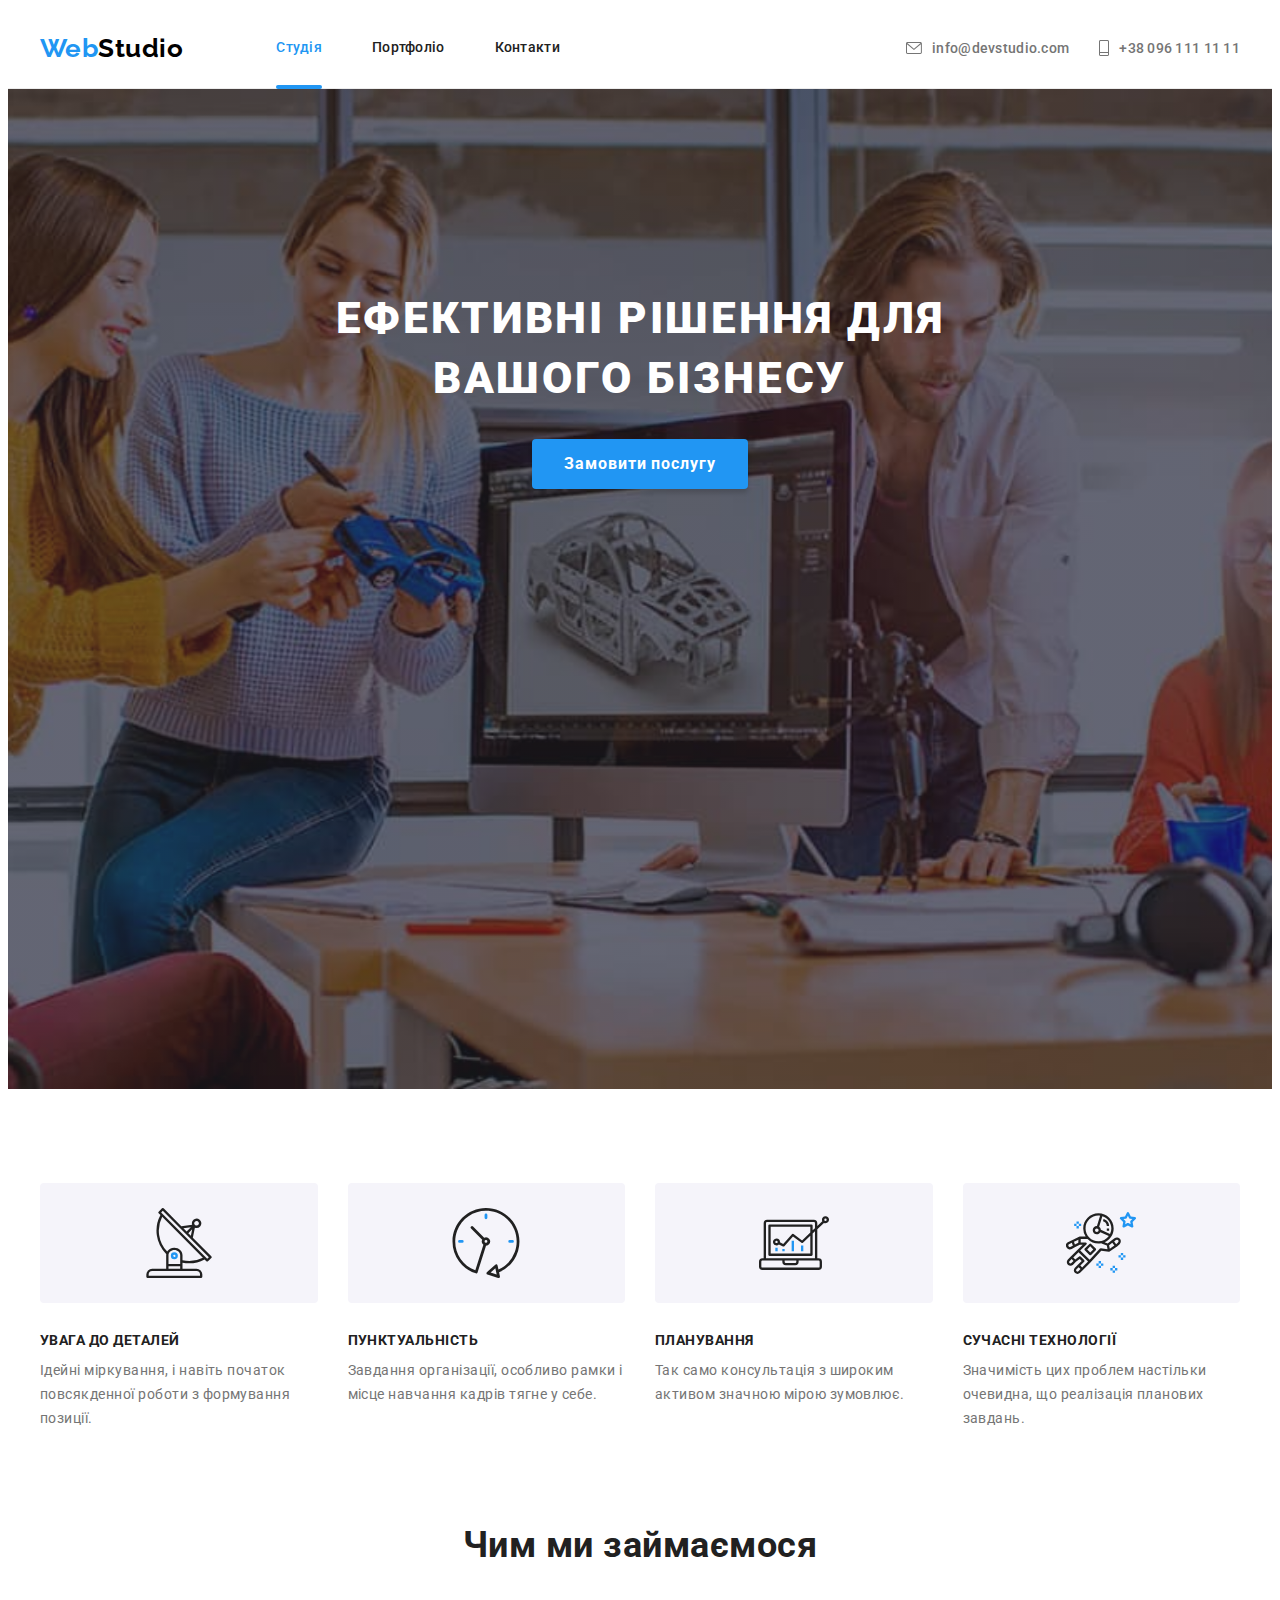
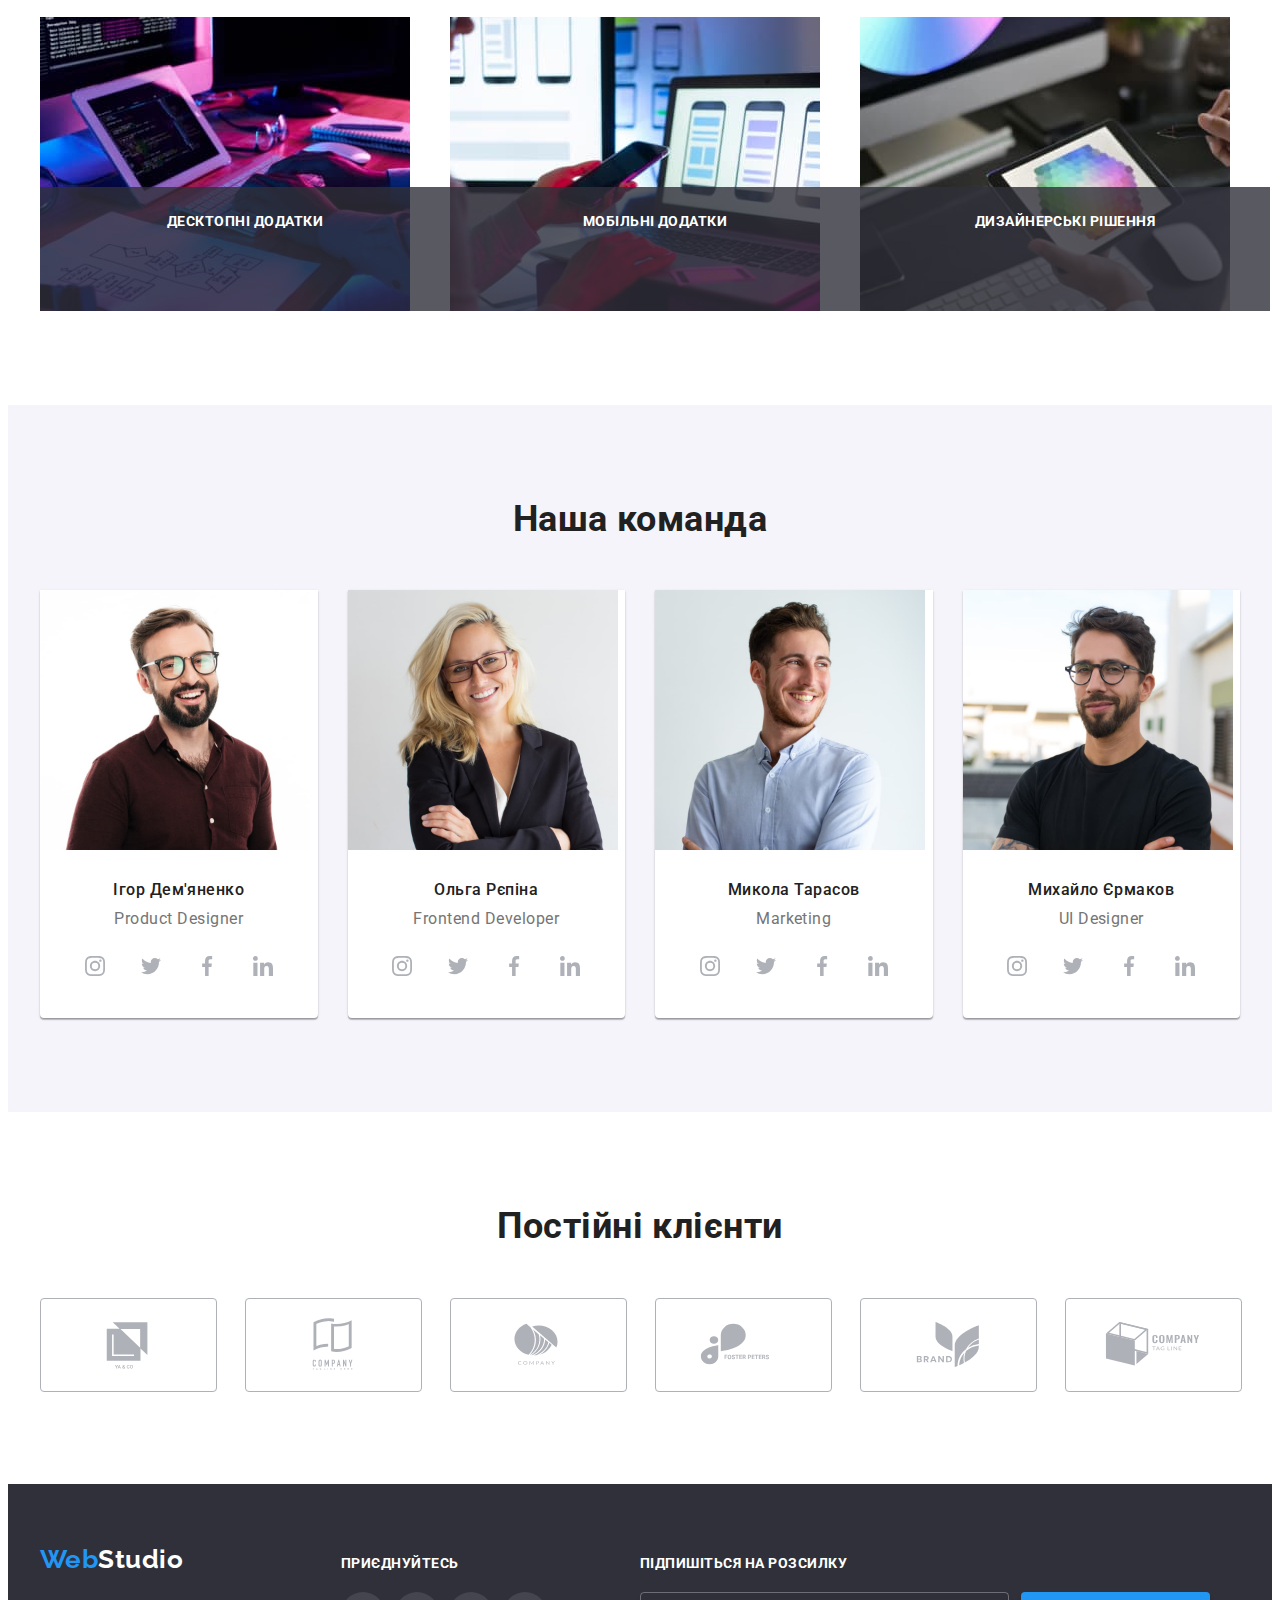
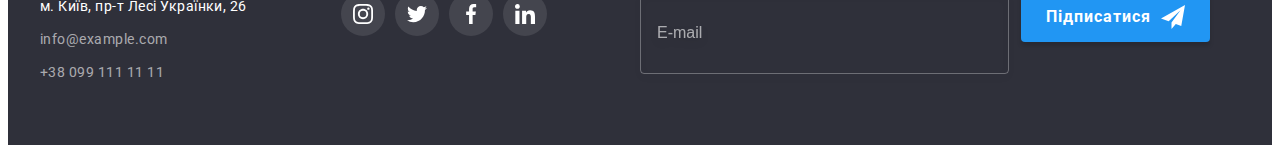
<file: index.html>
<!DOCTYPE html>
<html lang="uk">
  <head>
    <meta charset="UTF-8" />
    <meta http-equiv="X-UA-Compatible" content="IE=edge" />
    <meta name="viewport" content="width=device-width, initial-scale=1.0" />
    <title>Студія</title>
    <link rel="preconnect" href="https://fonts.googleapis.com" />
    <link rel="preconnect" href="https://fonts.gstatic.com" crossorigin />
    <link
      href="https://fonts.googleapis.com/css2?family=Raleway:wght@700&family=Roboto:wght@400;500;700;900&display=swap"
      rel="stylesheet"
    />
    <link
      rel="stylesheet"
      href="https://cdnjs.cloudflare.com/ajax/libs/modern-normalize/1.1.0/modern-normalize.min.css"
      integrity="sha512-wpPYUAdjBVSE4KJnH1VR1HeZfpl1ub8YT/NKx4PuQ5NmX2tKuGu6U/JRp5y+Y8XG2tV+wKQpNHVUX03MfMFn9Q=="
      crossorigin="anonymous"
      referrerpolicy="no-referrer"
    />
    <!-- <link rel="stylesheet" href="./css/styles.css" /> -->
    <link rel="stylesheet" href="./css/main.min.css">
  </head>
  <body>
    <header class="header">
      <div class="container header-box">
        <nav class="nav">
          <a class="logo" href="./index.html"
            >Web<span class="header-logo">Studio</span></a
          >
          <ul class="header-nav-list list">
            <li>
              <a class="header-nav link current" href="./index.html">Студія</a>
            </li>
            <li>
              <a class="header-nav link" href="./portfolio.html">Портфоліо</a>
            </li>
            <li><a class="header-nav link" href="">Контакти</a></li>
          </ul>
        </nav>
        <ul class="header-link-list list">
          <li class="header-link-item">
            <a class="header-link link" href="mailto:info@devstudio.com"
              ><svg class="header-link-icon" width="16" height="12">
                <use href="./images/icons.svg#icon-mail"></use>
              </svg>info@devstudio.com
            </a>
          </li>
          <li class="header-link-item">
            <a class="header-link link" href="tel:+380961111111"
              ><svg class="header-link-icon" width="10" height="16">
                <use href="./images/icons.svg#icon-tel"></use>
              </svg>+38 096 111 11 11
            </a>
          </li>
        </ul>
      </div>
    </header>
    <main>
      <!--hero-->
      <section class="hero section">
        <div class="container">
          <h1 class="hero__title">Ефективні рішення для вашого бізнесу</h1>
          <button class="hero__btn btn" type="button" data-modal-open>Замовити послугу</button>
        </div>
      </section>
      <!--advantage-->
      <section class="advantage section">
        <div class="container">
          <h2 class="visually-hidden">переваги</h2>
          <ul class="advantage__list list">
            <li class="advantage__item">
              <div class="advantage__fon-icon">
                <svg class="advantage__icon" width="70" height="70">
                  <use href="./images/icons.svg#icon-antenna"></use>
                </svg>
              </div>
              <h3 class="advantage__title">Увага до деталей</h3>
              <p class="advantage__text">
                Ідейні міркування, і навіть початок повсякденної роботи з
                формування позиції.
              </p>
            </li>
            <li class="advantage__item">
              <div class="advantage__fon-icon">
                <svg class="advantage__icon" width="70" height="70">
                  <use href="./images/icons.svg#icon-clock"></use>
                </svg>
              </div>
              <h3 class="advantage__title">Пунктуальність</h3>
              <p class="advantage__text">
                Завдання організації, особливо рамки і місце навчання кадрів
                тягне у себе.
              </p>
            </li>
            <li class="advantage__item">
              <div class="advantage__fon-icon">
                <svg class="advantage__icon" width="70" height="70">
                  <use href="./images/icons.svg#icon-diagram"></use>
                </svg>
              </div>
              <h3 class="advantage__title">Планування</h3>
              <p class="advantage__text">
                Так само консультація з широким активом значною мірою зумовлює.
              </p>
            </li>
            <li class="advantage__item">
              <div class="advantage__fon-icon">
                <svg class="advantage__icon" width="70" height="70">
                  <use href="./images/icons.svg#icon-astronaut"></use>
                </svg>
              </div>
              <h3 class="advantage__title">Сучасні технології</h3>
              <p class="advantage__text">
                Значимість цих проблем настільки очевидна, що реалізація
                планових завдань.
              </p>
            </li>
          </ul>
        </div>
      </section>
      <!--work-->
      <section class="work section">
        <div class="container">
          <h2 class="work-title title">Чим ми займаємося</h2>
          <ul class="work-list list">
            <li class="work-item">
              <img
                src="./images/box1.jpg"
                alt="справа1"
                width="370"
                height="294"
              />
              <h3 class="work-item-title">Десктопні додатки</h3>
            </li>
            <li class="work-item">
              <img
                src="./images/box2.jpg"
                alt="справа2"
                width="370"
                height="294"
              />
              <h3 class="work-item-title">Мобільні додатки</h3>
            </li>
            <li class="work-item">
              <img
                src="./images/box3.jpg"
                alt="справа3"
                width="370"
                height="294"
              />
              <h3 class="work-item-title">Дизайнерські рішення</h3>
            </li>
          </ul>
        </div>
      </section>
      <!--team-->
      <section class="team section">
        <div class="container">
          <h2 class="team-title title">Наша команда</h2>
          <ul class="team-list list">
            <li class="team-item">
              <img
                src="./images/member1.jpg"
                alt="учасник1"
                width="270"
                height="260"
              />
              <div class="team-box-title">
                <h3 class="team-item-title">Ігор Дем'яненко</h3>
                <p class="team-item-text">Product Designer</p>
                <ul class="team-soc list">
                  <li class="team-soc-item">
                    <a
                      class="team-soc-link link"
                      target="_blank"
                      rel="noreferrer noopener nofollow"
                      href=""
                    >
                      <svg class="team-soc-icon" width="20" height="20">
                        <use href="./images/icons.svg#icon-instagram"></use>
                      </svg>
                    </a>
                  </li>
                  <li class="team-soc-item">
                    <a
                      class="team-soc-link link"
                      target="_blank"
                      rel="noreferrer noopener nofollow"
                      href=""
                    >
                      <svg class="team-soc-icon" width="20" height="20">
                        <use href="./images/icons.svg#icon-twitter"></use>
                      </svg>
                    </a>
                  </li>
                  <li class="team-soc-item">
                    <a
                      class="team-soc-link link"
                      target="_blank"
                      rel="noreferrer noopener nofollow"
                      href=""
                    >
                      <svg class="team-soc-icon" width="20" height="20">
                        <use href="./images/icons.svg#icon-facebook"></use>
                      </svg>
                    </a>
                  </li>
                  <li class="team-soc-item">
                    <a
                      class="team-soc-link link"
                      target="_blank"
                      rel="noreferrer noopener nofollow"
                      href=""
                    >
                      <svg class="team-soc-icon" width="20" height="20">
                        <use href="./images/icons.svg#icon-linkedin"></use>
                      </svg>
                    </a>
                  </li>
                </ul>
              </div>
            </li>
            <li class="team-item">
              <img
                src="./images/member2.jpg"
                alt="учасник2"
                width="270"
                height="260"
              />
              <div class="team-box-title">
                <h3 class="team-item-title">Ольга Рєпіна</h3>
                <p class="team-item-text">Frontend Developer</p>
                <ul class="team-soc list">
                  <li class="team-soc-item">
                    <a
                      class="team-soc-link link"
                      target="_blank"
                      rel="noreferrer noopener nofollow"
                      href=""
                    >
                      <svg class="team-soc-icon" width="20" height="20">
                        <use href="./images/icons.svg#icon-instagram"></use>
                      </svg>
                    </a>
                  </li>
                  <li class="team-soc-item">
                    <a
                      class="team-soc-link link"
                      target="_blank"
                      rel="noreferrer noopener nofollow"
                      href=""
                    >
                      <svg class="team-soc-icon" width="20" height="20">
                        <use href="./images/icons.svg#icon-twitter"></use>
                      </svg>
                    </a>
                  </li>
                  <li class="team-soc-item">
                    <a
                      class="team-soc-link link"
                      target="_blank"
                      rel="noreferrer noopener nofollow"
                      href=""
                    >
                      <svg class="team-soc-icon" width="20" height="20">
                        <use href="./images/icons.svg#icon-facebook"></use>
                      </svg>
                    </a>
                  </li>
                  <li class="team-soc-item">
                    <a
                      class="team-soc-link link"
                      target="_blank"
                      rel="noreferrer noopener nofollow"
                      href=""
                    >
                      <svg class="team-soc-icon" width="20" height="20">
                        <use href="./images/icons.svg#icon-linkedin"></use>
                      </svg>
                    </a>
                  </li>
                </ul>
              </div>
            </li>
            <li class="team-item">
              <img
                src="./images/member3.jpg"
                alt="учасник3"
                width="270"
                height="260"
              />
              <div class="team-box-title">
                <h3 class="team-item-title">Микола Тарасов</h3>
                <p class="team-item-text">Marketing</p>
                <ul class="team-soc list">
                  <li class="team-soc-item">
                    <a
                      class="team-soc-link link"
                      target="_blank"
                      rel="noreferrer noopener nofollow"
                      href=""
                    >
                      <svg class="team-soc-icon" width="20" height="20">
                        <use href="./images/icons.svg#icon-instagram"></use>
                      </svg>
                    </a>
                  </li>
                  <li class="team-soc-item">
                    <a
                      class="team-soc-link link"
                      target="_blank"
                      rel="noreferrer noopener nofollow"
                      href=""
                    >
                      <svg class="team-soc-icon" width="20" height="20">
                        <use href="./images/icons.svg#icon-twitter"></use>
                      </svg>
                    </a>
                  </li>
                  <li class="team-soc-item">
                    <a
                      class="team-soc-link link"
                      target="_blank"
                      rel="noreferrer noopener nofollow"
                      href=""
                    >
                      <svg class="team-soc-icon" width="20" height="20">
                        <use href="./images/icons.svg#icon-facebook"></use>
                      </svg>
                    </a>
                  </li>
                  <li class="team-soc-item">
                    <a
                      class="team-soc-link link"
                      target="_blank"
                      rel="noreferrer noopener nofollow"
                      href=""
                    >
                      <svg class="team-soc-icon" width="20" height="20">
                        <use href="./images/icons.svg#icon-linkedin"></use>
                      </svg>
                    </a>
                  </li>
                </ul>
              </div>
            </li>
            <li class="team-item">
              <img
                src="./images/member4.jpg"
                alt="учасник4"
                width="270"
                height="260"
              />
              <div class="team-box-title">
                <h3 class="team-item-title">Михайло Єрмаков</h3>
                <p class="team-item-text">UI Designer</p>
                <ul class="team-soc list">
                  <li class="team-soc-item">
                    <a
                      class="team-soc-link link"
                      target="_blank"
                      rel="noreferrer noopener nofollow"
                      href=""
                    >
                      <svg class="team-soc-icon" width="20" height="20">
                        <use href="./images/icons.svg#icon-instagram"></use>
                      </svg>
                    </a>
                  </li>
                  <li class="team-soc-item">
                    <a
                      class="team-soc-link link"
                      target="_blank"
                      rel="noreferrer noopener nofollow"
                      href=""
                    >
                      <svg class="team-soc-icon" width="20" height="20">
                        <use href="./images/icons.svg#icon-twitter"></use>
                      </svg>
                    </a>
                  </li>
                  <li class="team-soc-item">
                    <a
                      class="team-soc-link link"
                      target="_blank"
                      rel="noreferrer noopener nofollow"
                      href=""
                    >
                      <svg class="team-soc-icon" width="20" height="20">
                        <use href="./images/icons.svg#icon-facebook"></use>
                      </svg>
                    </a>
                  </li>
                  <li class="team-soc-item">
                    <a
                      class="team-soc-link link"
                      target="_blank"
                      rel="noreferrer noopener nofollow"
                      href=""
                    >
                      <svg class="team-soc-icon" width="20" height="20">
                        <use href="./images/icons.svg#icon-linkedin"></use>
                      </svg>
                    </a>
                  </li>
                </ul>
              </div>
            </li>
          </ul>
        </div>
      </section>
      <!--client-->
      <section class="client section">
        <div class="container">
          <h2 class="client-title title">Постійні клієнти</h2>
          <ul class="client-list list">
            <li class="client-item">
              <a
                href=""
                class="client-link link"
                target="_blank"
                rel="noreferrer noopener nofollow"
              >
                <svg class="client-icon" width="106" height="60">
                  <use href="./images/icons.svg#icon-client1"></use>
                </svg>
              </a>
            </li>
            <li class="client-item">
              <a
                href=""
                class="client-link link"
                target="_blank"
                rel="noreferrer noopener nofollow"
              >
                <svg class="client-icon" width="106" height="60">
                  <use href="./images/icons.svg#icon-client2"></use>
                </svg>
              </a>
            </li>
            <li class="client-item">
              <a
                href=""
                class="client-link link"
                target="_blank"
                rel="noreferrer noopener nofollow"
              >
                <svg class="client-icon" width="106" height="60">
                  <use href="./images/icons.svg#icon-client3"></use>
                </svg>
              </a>
            </li>
            <li class="client-item">
              <a
                href=""
                class="client-link link"
                target="_blank"
                rel="noreferrer noopener nofollow"
              >
                <svg class="client-icon" width="106" height="60">
                  <use href="./images/icons.svg#icon-client4"></use>
                </svg>
              </a>
            </li>
            <li class="client-item">
              <a
                href=""
                class="client-link link"
                target="_blank"
                rel="noreferrer noopener nofollow"
              >
                <svg class="client-icon" width="106" height="60">
                  <use href="./images/icons.svg#icon-client5"></use>
                </svg>
              </a>
            </li>
            <li class="client-item">
              <a
                href=""
                class="client-link link"
                target="_blank"
                rel="noreferrer noopener nofollow"
              >
                <svg class="client-icon" width="106" height="60">
                  <use href="./images/icons.svg#icon-client6"></use>
                </svg>
              </a>
            </li>
          </ul>
        </div>
      </section>
    </main>
    <footer class="footer">
      <div class="container footer-box">
        <div class="footer-address">
          <a class="logo" href="./index.html"
            >Web<span class="footer-logo">Studio</span>
          </a>
          <address class="address">
            <ul class="address-list list">
              <li class="address-item">
                <a
                  class="footer-nav-link link"
                  href="https://goo.gl/maps/BqAtZhTT1JkKeaT78"
                  target="_blank"
                  rel="noreferrer noopener nofollow"
                  >м. Київ, пр-т Лесі Українки, 26</a
                >
              </li>
              <li class="address-item">
                <a class="footer-nav link" href="mailto:info@example.com"
                  >info@example.com</a
                >
              </li>
              <li class="address-item">
                <a class="footer-nav link" href="tel:+380991111111"
                  >+38 099 111 11 11</a
                >
              </li>
            </ul>
          </address>
        </div>
        <div class="footer-soc">
          <p class="footer-soc-text">Приєднуйтесь</p>
          <ul class="footer-soc-list list">
            <li class="footer-soc-item">
              <a
                class="footer-soc-link link"
                target="_blank"
                rel="noreferrer noopener nofollow"
                href=""
              >
                <svg class="footer-soc-icon" width="20" height="20">
                  <use href="./images/icons.svg#icon-instagram"></use>
                </svg>
              </a>
            </li>
            <li class="footer-soc-item">
              <a
                class="footer-soc-link link"
                target="_blank"
                rel="noreferrer noopener nofollow"
                href=""
              >
                <svg class="footer-soc-icon" width="20" height="20">
                  <use href="./images/icons.svg#icon-twitter"></use>
                </svg>
              </a>
            </li>
            <li class="footer-soc-item">
              <a
                class="footer-soc-link link"
                target="_blank"
                rel="noreferrer noopener nofollow"
                href=""
              >
                <svg class="footer-soc-icon" width="20" height="20">
                  <use href="./images/icons.svg#icon-facebook"></use>
                </svg>
              </a>
            </li>
            <li class="footer-soc-item">
              <a
                class="footer-soc-link link"
                target="_blank"
                rel="noreferrer noopener nofollow"
                href=""
              >
                <svg class="footer-soc-icon" width="20" height="20">
                  <use href="./images/icons.svg#icon-linkedin"></use>
                </svg>
              </a>
            </li>
          </ul>
        </div>
        <div class="footer-form-wrap">
          <p class="footer-soc-text">Підпишіться на розсилку</p>
          <form class="footer-form">
            <input class="footer-form-input" type="email" 
              name="email" required placeholder="E-mail">
            <button class="footer-form-btn btn" type="submit">Підписатися
              <svg class="footer-form-icon" width="24" height="24">
                <use href="./images/icons.svg#icon-send"></use>
              </svg>
            </button>
          </form>
        </div>
      </div>  
    </footer>
    <!--modal -->
    <div class="backdrop is-hidden" data-modal>
      <div class="modal">
        <button class="modal-btn-close btn" data-modal-close type="button">
          <svg class="modal-icon" width="18" height="18">
            <use href="./images/icons.svg#icon-close"></use>
          </svg>
        </button>
        <p class="modal-title">Залиште свої дані, ми вам передзвонимо</p>
        <form class="modal-form">
          <label class="modal-form-label">
            Ім'я
            <span class="modal-form-wrap">
              <input class="modal-form-text" type="text" name="user-name" required>
              <svg class="modal-form-icon" width="18" height="18">
               <use href="./images/icons.svg#icon-person-black"></use>
              </svg>
            </span>
          </label>
          <label class="modal-form-label">
            Телефон
            <span class="modal-form-wrap">
              <input class="modal-form-text" type="tel" name="user-tel" required>
              <svg class="modal-form-icon" width="18" height="18">
               <use href="./images/icons.svg#icon-phone-black"></use>
              </svg>
            </span>
          </label>
          <label class="modal-form-label">
            Пошта
            <span class="modal-form-wrap">
              <input class="modal-form-text" type="email" name="user-email" required>
              <svg class="modal-form-icon" width="18" height="18">
               <use href="./images/icons.svg#icon-email-black"></use>
              </svg>
            </span>
          </label>
          <label class="modal-form-label comment">
            Коментар
            <textarea class="modal-form-text comment" name="user-comment" placeholder="Введіть текст"></textarea>
          </label>
          <div class="modal-check-wrap">
            <input class="modal-check-input visually-hidden" type="checkbox" name="user-policy"
             value="true" required id="modal-check">
            <label class="modal-check-label" for="modal-check">Погоджуюся з розсилкою та приймаю
              <a class="modal-check-contract link" href=""> Умови договору</a>
            </label> 
          </div>
          <button class="modal-btn-form btn" type="submit">Відправити</button>

        </form>
      </div>

    </div>

    <script src="./js/modal.js"></script>
  </body>
</html>
</file>
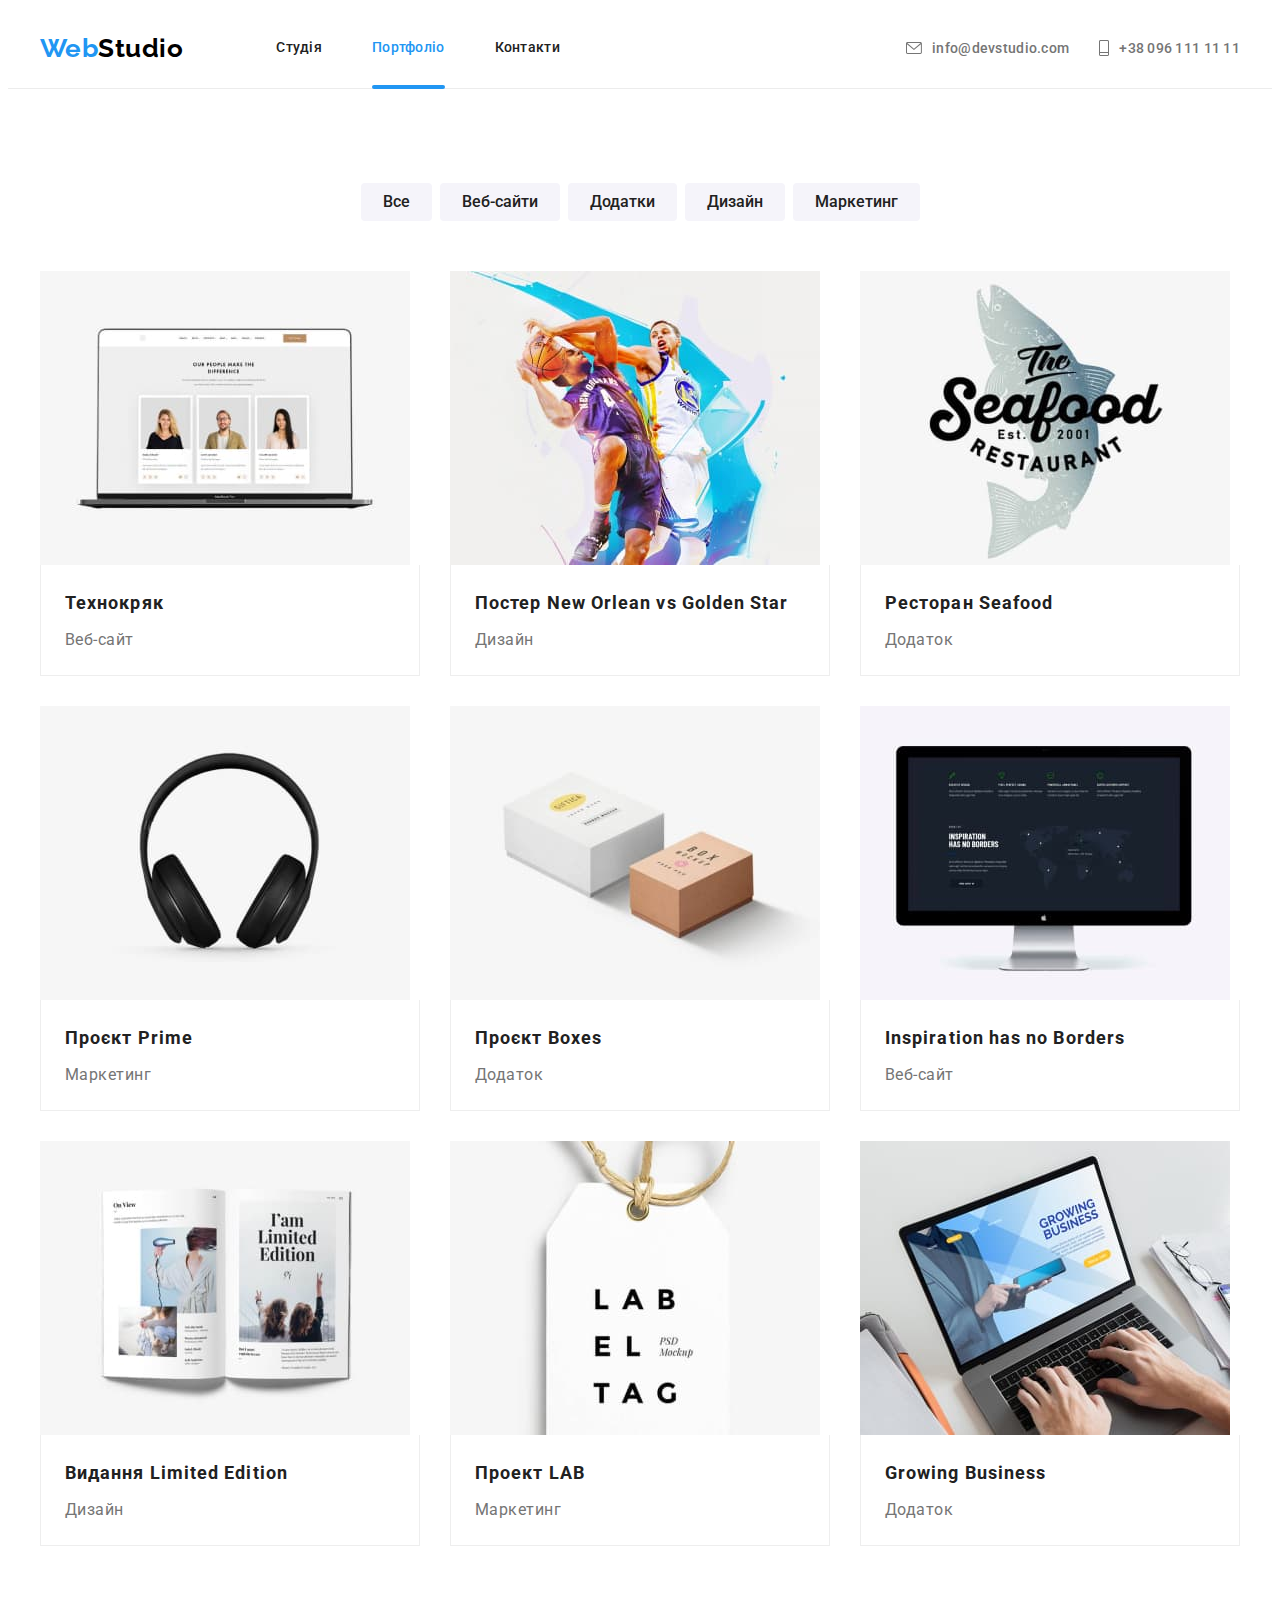
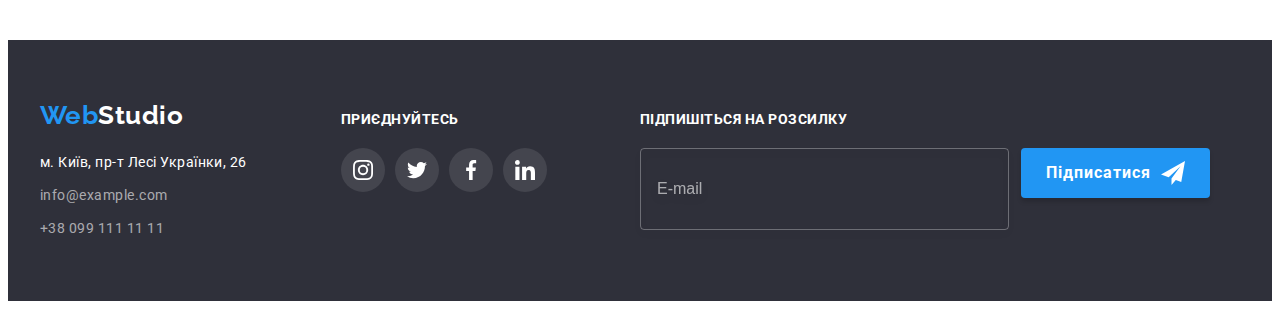
<file: portfolio.html>
<!DOCTYPE html>
<html lang="uk">
  <head>
    <meta charset="UTF-8" />
    <meta http-equiv="X-UA-Compatible" content="IE=edge" />
    <meta name="viewport" content="width=device-width, initial-scale=1.0" />
    <title>Портфоліо</title>
    <link rel="preconnect" href="https://fonts.googleapis.com" />
    <link rel="preconnect" href="https://fonts.gstatic.com" crossorigin />
    <link
      href="https://fonts.googleapis.com/css2?family=Raleway:wght@700&family=Roboto:wght@400;500;700;900&display=swap"
      rel="stylesheet"
    />
    <link
      rel="stylesheet"
      href="https://cdnjs.cloudflare.com/ajax/libs/modern-normalize/1.1.0/modern-normalize.min.css"
      integrity="sha512-wpPYUAdjBVSE4KJnH1VR1HeZfpl1ub8YT/NKx4PuQ5NmX2tKuGu6U/JRp5y+Y8XG2tV+wKQpNHVUX03MfMFn9Q=="
      crossorigin="anonymous"
      referrerpolicy="no-referrer"
    />
    <!-- <link rel="stylesheet" href="./css/styles.css" /> -->
    <link rel="stylesheet" href="./css/main.min.css">
  </head>
  <body>
    <header class="header">
      <div class="container header-box">
        <nav class="nav">
          <a class="logo" href="./index.html"
            >Web<span class="header-logo">Studio</span></a
          >
          <ul class="header-nav-list list">
            <li>
              <a class="header-nav link" href="./index.html">Студія</a>
            </li>
            <li>
              <a class="header-nav link current" href="./portfolio.html"
                >Портфоліо</a
              >
            </li>
            <li><a class="header-nav link" href="">Контакти</a></li>
          </ul>
        </nav>
        <ul class="header-link-list list">
          <li class="header-link-item">
            <a class="header-link link" href="mailto:info@devstudio.com"
              ><svg class="header-link-icon" width="16" height="12">
                <use href="./images/icons.svg#icon-mail"></use></svg
              >info@devstudio.com
            </a>
          </li>
          <li class="header-link-item">
            <a class="header-link link" href="tel:+380961111111"
              ><svg class="header-link-icon" width="10" height="16">
                <use href="./images/icons.svg#icon-tel"></use></svg
              >+38 096 111 11 11
            </a>
          </li>
        </ul>
      </div>
    </header>
    <main>
      <section class="portfolio section">
        <div class="container">
          <h1 class="visually-hidden">портфоліо</h1>
          <ul class="list-btn list">
            <li>
              <button class="portfolio-btn btn" type="button">Все</button>
            </li>
            <li>
              <button class="portfolio-btn btn" type="button">Веб-сайти</button>
            </li>
            <li>
              <button class="portfolio-btn btn" type="button">Додатки</button>
            </li>
            <li>
              <button class="portfolio-btn btn" type="button">Дизайн</button>
            </li>
            <li>
              <button class="portfolio-btn btn" type="button">Маркетинг</button>
            </li>
          </ul>
          <ul class="portfolio-list list">
            <li class="portfolio-item">
              <a class="portfolio-box link" href="">
                <div class="box-wrap">
                  <img
                    src="./images/portfolio1.jpg"
                    alt="Проект 1"
                    width="370"
                    height="294"
                  />
                  <p class="box-wrap-text">
                    Ресурс пропонує комплексні пропозиції з різним рівнем
                    функціоналу та сервісів. Все це дозволить відвідувачу
                    отримати вичерпні відомості про компанію чи приватну особу.
                  </p>
                </div>
                <div class="box-title">
                  <h2 class="portfolio-box-title">Технокряк</h2>
                  <p class="portfolio-box-text">Веб-сайт</p>
                </div>
              </a>
            </li>
            <li class="portfolio-item">
              <a class="portfolio-box link" href="">
                <div class="box-wrap">
                  <img
                    src="./images/portfolio2.jpg"
                    alt="Проект 2"
                    width="370"
                    height="294"
                  />
                  <p class="box-wrap-text">
                    Ресурс пропонує комплексні пропозиції з різним рівнем
                    функціоналу та сервісів. Все це дозволить відвідувачу
                    отримати вичерпні відомості про компанію чи приватну особу.
                  </p>
                </div>
                <div class="box-title">
                  <h2 class="portfolio-box-title">
                    Постер New Orlean vs Golden Star
                  </h2>
                  <p class="portfolio-box-text">Дизайн</p>
                </div>
              </a>
            </li>
            <li class="portfolio-item">
              <a class="portfolio-box link" href="">
                <div class="box-wrap">
                  <img
                    src="./images/portfolio3.jpg"
                    alt="Проект 3"
                    width="370"
                    height="294"
                  />
                  <p class="box-wrap-text">
                    Ресурс пропонує комплексні пропозиції з різним рівнем
                    функціоналу та сервісів. Все це дозволить відвідувачу
                    отримати вичерпні відомості про компанію чи приватну особу.
                  </p>
                </div>
                <div class="box-title">
                  <h2 class="portfolio-box-title">Ресторан Seafood</h2>
                  <p class="portfolio-box-text">Додаток</p>
                </div>
              </a>
            </li>
            <li class="portfolio-item">
              <a class="portfolio-box link" href="">
                <div class="box-wrap">
                  <img
                    src="./images/portfolio4.jpg"
                    alt="Проект 4"
                    width="370"
                    height="294"
                  />
                  <p class="box-wrap-text">
                    Ресурс пропонує комплексні пропозиції з різним рівнем
                    функціоналу та сервісів. Все це дозволить відвідувачу
                    отримати вичерпні відомості про компанію чи приватну особу.
                  </p>
                </div>
                <div class="box-title">
                  <h2 class="portfolio-box-title">Проєкт Prime</h2>
                  <p class="portfolio-box-text">Маркетинг</p>
                </div>
              </a>
            </li>
            <li class="portfolio-item">
              <a class="portfolio-box link" href="">
                <div class="box-wrap">
                  <img
                    src="./images/portfolio5.jpg"
                    alt="Проект 5"
                    width="370"
                    height="294"
                  />
                  <p class="box-wrap-text">
                    Ресурс пропонує комплексні пропозиції з різним рівнем
                    функціоналу та сервісів. Все це дозволить відвідувачу
                    отримати вичерпні відомості про компанію чи приватну особу.
                  </p>
                </div>
                <div class="box-title">
                  <h2 class="portfolio-box-title">Проєкт Boxes</h2>
                  <p class="portfolio-box-text">Додаток</p>
                </div>
              </a>
            </li>
            <li class="portfolio-item">
              <a class="portfolio-box link" href="">
                <div class="box-wrap">
                  <img
                    src="./images/portfolio6.jpg"
                    alt="Проект 6"
                    width="370"
                    height="294"
                  />
                  <p class="box-wrap-text">
                    Ресурс пропонує комплексні пропозиції з різним рівнем
                    функціоналу та сервісів. Все це дозволить відвідувачу
                    отримати вичерпні відомості про компанію чи приватну особу.
                  </p>
                </div>
                <div class="box-title">
                  <h2 class="portfolio-box-title">
                    Inspiration has no Borders
                  </h2>
                  <p class="portfolio-box-text">Веб-сайт</p>
                </div>
              </a>
            </li>
            <li class="portfolio-item">
              <a class="portfolio-box link" href="">
                <div class="box-wrap">
                  <img
                    src="./images/portfolio7.jpg"
                    alt="Проект 7"
                    width="370"
                    height="294"
                  />
                  <p class="box-wrap-text">
                    Ресурс пропонує комплексні пропозиції з різним рівнем
                    функціоналу та сервісів. Все це дозволить відвідувачу
                    отримати вичерпні відомості про компанію чи приватну особу.
                  </p>
                </div>
                <div class="box-title">
                  <h2 class="portfolio-box-title">Видання Limited Edition</h2>
                  <p class="portfolio-box-text">Дизайн</p>
                </div>
              </a>
            </li>
            <li class="portfolio-item">
              <a class="portfolio-box link" href="">
                <div class="box-wrap">
                  <img
                    src="./images/portfolio8.jpg"
                    alt="Проект 8"
                    width="370"
                    height="294"
                  />
                  <p class="box-wrap-text">
                    Ресурс пропонує комплексні пропозиції з різним рівнем
                    функціоналу та сервісів. Все це дозволить відвідувачу
                    отримати вичерпні відомості про компанію чи приватну особу.
                  </p>
                </div>
                <div class="box-title">
                  <h2 class="portfolio-box-title">Проект LAB</h2>
                  <p class="portfolio-box-text">Маркетинг</p>
                </div>
              </a>
            </li>
            <li class="portfolio-item">
              <a class="portfolio-box link" href="">
                <div class="box-wrap">
                  <img
                    src="./images/portfolio9.jpg"
                    alt="Проект 9"
                    width="370"
                    height="294"
                  />
                  <p class="box-wrap-text">
                    Ресурс пропонує комплексні пропозиції з різним рівнем
                    функціоналу та сервісів. Все це дозволить відвідувачу
                    отримати вичерпні відомості про компанію чи приватну особу.
                  </p>
                </div>
                <div class="box-title">
                  <h2 class="portfolio-box-title">Growing Business</h2>
                  <p class="portfolio-box-text">Додаток</p>
                </div>
              </a>
            </li>
          </ul>
        </div>
      </section>
    </main>
    <footer class="footer">
      <div class="container footer-box">
        <div class="footer-address">
          <a class="logo" href="./index.html"
            >Web<span class="footer-logo">Studio</span>
          </a>
          <address class="address">
            <ul class="address-list list">
              <li class="address-item">
                <a
                  class="footer-nav-link link"
                  href="https://goo.gl/maps/BqAtZhTT1JkKeaT78"
                  target="_blank"
                  rel="noreferrer noopener nofollow"
                  >м. Київ, пр-т Лесі Українки, 26</a
                >
              </li>
              <li class="address-item">
                <a class="footer-nav link" href="mailto:info@example.com"
                  >info@example.com</a
                >
              </li>
              <li class="address-item">
                <a class="footer-nav link" href="tel:+380991111111"
                  >+38 099 111 11 11</a
                >
              </li>
            </ul>
          </address>
        </div>
        <div class="footer-soc">
          <p class="footer-soc-text">Приєднуйтесь</p>
          <ul class="footer-soc-list list">
            <li class="footer-soc-item">
              <a
                class="footer-soc-link link"
                target="_blank"
                rel="noreferrer noopener nofollow"
                href=""
              >
                <svg class="footer-soc-icon" width="20" height="20">
                  <use href="./images/icons.svg#icon-instagram"></use>
                </svg>
              </a>
            </li>
            <li class="footer-soc-item">
              <a
                class="footer-soc-link link"
                target="_blank"
                rel="noreferrer noopener nofollow"
                href=""
              >
                <svg class="footer-soc-icon" width="20" height="20">
                  <use href="./images/icons.svg#icon-twitter"></use>
                </svg>
              </a>
            </li>
            <li class="footer-soc-item">
              <a
                class="footer-soc-link link"
                target="_blank"
                rel="noreferrer noopener nofollow"
                href=""
              >
                <svg class="footer-soc-icon" width="20" height="20">
                  <use href="./images/icons.svg#icon-facebook"></use>
                </svg>
              </a>
            </li>
            <li class="footer-soc-item">
              <a
                class="footer-soc-link link"
                target="_blank"
                rel="noreferrer noopener nofollow"
                href=""
              >
                <svg class="footer-soc-icon" width="20" height="20">
                  <use href="./images/icons.svg#icon-linkedin"></use>
                </svg>
              </a>
            </li>
          </ul>
        </div>
        <div class="footer-form-wrap">
          <p class="footer-soc-text">Підпишіться на розсилку</p>
          <form class="footer-form">
            <input class="footer-form-input" type="email" 
              name="email" required placeholder="E-mail">
            <button class="footer-form-btn btn" type="submit">Підписатися
              <svg class="footer-form-icon" width="24" height="24">
                <use href="./images/icons.svg#icon-send"></use>
              </svg>
            </button>
          </form>
        </div>
      </div>  
    </footer>
  </body>
</html>
</file>
<file: css/styles.css>
:root {
  --primery-text-color: #212121;
  --second-text-color: #757575;
  --accent-color: #2196f3;
  --accent-second-color: #ffffff;
  --fill-color: #afb1b8;
  --bgc-primery: #ffffff;
  --bgc-second: #f5f4fa;
  --timing-function: cubic-bezier(0.4, 0, 0.2, 1);
  --duration: 250ms;
}

h1,
h2,
h3,
h4,
h5,
h6 {
  margin-top: 0;
}

ul,
p {
  margin-top: 0;
  margin-bottom: 0;
  padding-left: 0;
}
img {
  display: block;
  max-width: 100%;
  height: auto;
}
body {
  background: var(--bgc-primery);
  color: var(--primery-text-color);
  font-family: Roboto, sans-serif;
  letter-spacing: 0.03em;
}
.container {
  width: 1200px;
  padding-right: 15px;
  padding-left: 15px;
  margin-left: auto;
  margin-right: auto;
}
.visually-hidden {
  position: absolute;
  white-space: nowrap;
  width: 1px;
  height: 1px;
  overflow: hidden;
  border: 0;
  padding: 0;
  clip: rect(0 0 0 0);
  clip-path: inset(50%);
  margin: -1px;
}
.list {
  list-style: none;
}
.link {
  text-decoration: none;
}
.btn {
  font-family: inherit;
  cursor: pointer;
  border-radius: 4px;
  border: none;
  display: inline-block;
}
.logo {
  color: var(--accent-color);
  text-decoration: none;
  font-family: "Raleway", sans-serif;
  font-weight: 700;
  font-size: 26px;
  line-height: 1.19;
}
.title {
  font-size: 36px;
  line-height: 1.16;
  text-align: center;
  margin-bottom: 50px;
}
.section {
  padding-top: 94px;
  padding-bottom: 94px;
}

/* header */
.header {
  border-bottom: 1px solid #ececec;
}
.nav {
  display: flex;
  align-items: center;
}
.header .logo {
  margin-right: 93px;
}
.header-logo {
  color: #000000;
}
.header-nav-list .link.current {
  color: var(--accent-color);
}
.header-nav-list {
  display: flex;
  column-gap: 50px;
}
.header-box {
  display: flex;
}

.header-nav {
  color: var(--primery-text-color);
  font-weight: 500;
  font-size: 14px;
  line-height: 1.14;
  letter-spacing: 0.02em;
  transition: color var(--duration) var(--timing-function);
  position: relative;
}
.header-nav.current::after {
  content: " ";
  width: 100%;
  height: 4px;
  display: block;
  background: var(--accent-color);
  border-radius: 2px;
  position: absolute;
  bottom: -1px;
  left: 0;
}

.nav .link {
  display: block;
  padding-top: 32px;
  padding-bottom: 32px;
}

.header-link-list {
  display: flex;
  column-gap: 30px;
  margin-left: auto;
}
.header-link-item {
  align-items: center;
  fill: var(--second-text-color);
}

.header-link {
  color: var(--second-text-color);
  font-weight: 500;
  font-size: 14px;
  line-height: 1, 14;
  letter-spacing: 0.02em;
  display: flex;
  align-items: center;
  justify-content: center;
  padding-top: 32px;
  padding-bottom: 32px;
  transition: color var(--duration) var(--timing-function);
}

.header-link-icon {
  color: currentColor;
}

.header .link:hover,
.header .link:focus {
  color: var(--accent-color);
}
.header-link-icon {
  margin-right: 10px;
  fill: currentColor;
}

/* hero */
.hero {
  padding-top: 200px;
  padding-bottom: 200px;
  text-align: center;
  max-width: 1600px;
  height: 600px;
  margin-left: auto;
  margin-right: auto;
  background-color: #c4c4c4;
  background-image: linear-gradient(
      rgba(47, 48, 58, 0.4),
      rgba(47, 48, 58, 0.4)
    ),
    url(../images/hero.jpg);
  background-position: center;
  background-repeat: no-repeat;
  background-size: cover;
}

.hero-title {
  font-weight: 900;
  font-size: 44px;
  line-height: 1.36;
  text-align: center;
  letter-spacing: 0.06em;
  text-transform: uppercase;
  color: var(--accent-second-color);
  margin-bottom: 30px;
  max-width: 696px;
  margin-left: auto;
  margin-right: auto;
}
.hero-btn {
  font-weight: 700;
  font-size: 16px;
  line-height: 1.88;
  letter-spacing: 0.06em;
  color: var(--accent-second-color);
  background-color: var(--accent-color);
  padding: 10px 32px;
  min-width: 216px;
  box-shadow: 0px 4px 4px rgba(0, 0, 0, 0.15);
  transition: background-color var(--duration) var(--timing-function);
}
.hero-btn:hover,
.hero-btn:focus {
  background-color: #188ce8;
}

/* advantage */
.advantage {
  padding-bottom: 0;
}
.advantage-list {
  display: flex;
  column-gap: 30px;
}
.advantage-item {
  width: calc((100% - 90px) / 4);
}
.advantage-fon-icon {
  background-color: var(--bgc-second);
  border-radius: 4px;
  min-height: 120px;
  width: 100%;
  display: flex;
  align-items: center;
  justify-content: center;
  margin-bottom: 30px;
}

.advantage-title {
  font-size: 14px;
  line-height: 1.14;
  text-transform: uppercase;
  margin-bottom: 10px;
}
.advantage-text {
  font-size: 14px;
  line-height: 1.71;
  color: var(--second-text-color);
}
/* work */
.work-list {
  display: flex;
  column-gap: 30px;
}
.work-item {
  width: calc((100% -60px) / 3);
  position: relative;
}
.work-item-title {
  position: absolute;
  left: 0;
  bottom: 0;
  width: 100%;
  min-height: 70px;
  padding: 27px 15px;
  font-size: 14px;
  line-height: 1.14;
  text-align: center;
  text-transform: uppercase;
  color: var(--accent-second-color);
  background: rgba(47, 48, 58, 0.8);
  margin-bottom: 0;
}

/* team */
.team {
  background-color: var(--bgc-second);
}
.team-list {
  display: flex;
  column-gap: 30px;
}
.team-item {
  background-color: var(--bgc-primery);
  width: calc((100% - 90px) / 4);
  border-radius: 0px 0px 4px 4px;
  box-shadow: 0px 1px 3px rgba(0, 0, 0, 0.12), 0px 1px 1px rgba(0, 0, 0, 0.14),
    0px 2px 1px rgba(0, 0, 0, 0.2);
}
.team-box-title {
  padding: 30px 32px;
}
.team-item-title {
  font-weight: 500;
  font-size: 16px;
  line-height: 1.19;
  text-align: center;
  margin-bottom: 10px;
}
.team-item-text {
  font-size: 16px;
  line-height: 1.19;
  text-align: center;
  color: var(--second-text-color);
  margin-bottom: 16px;
}
.team-soc {
  display: flex;
  column-gap: 10px;
}
.team-soc-item {
  width: calc((100% - 30px) / 4);
  min-height: 44px;
}
.team-soc-link {
  width: 100%;
  height: 100%;
  border-radius: 50%;
  display: flex;
  align-items: center;
  justify-content: center;
  fill: var(--fill-color);
  transition: background-color var(--duration) var(--timing-function),
    fill var(--duration) var(--timing-function);
}
.team-soc-link:hover,
.team-soc-link:focus {
  background-color: var(--accent-color);
  fill: var(--accent-second-color);
}
/* client */
.client-list {
  display: flex;
  column-gap: 30px;
}
.client-item {
  width: calc((100% - 150px) / 6);
  min-height: 92px;
}
.client-link {
  display: flex;
  align-items: center;
  justify-content: center;
  width: 100%;
  height: 100%;
  border: 1px solid var(--fill-color);
  border-radius: 4px;
  fill: var(--fill-color);
  transition: border-color var(--duration) var(--timing-function),
    fill var(--duration) var(--timing-function);
}
.client-link:hover,
.client-link:focus {
  border-color: var(--accent-color);
  fill: var(--accent-color);
}

/* footer */
.footer {
  background-color: #2f303a;
  padding-top: 60px;
  padding-bottom: 60px;
}
.footer-box {
  display: flex;
  align-items: baseline;
}
.footer-address {
  margin-right: 70px;
}
.footer .logo {
  display: inline-block;
  margin-bottom: 20px;
}
.footer-logo {
  color: var(--accent-second-color);
}
.address-list {
  font-style: normal;
  font-size: 14px;
  line-height: 1.71;
}
.footer-address .link {
  display: inline-block;
  transition: color var(--duration) var(--timing-function);
}
.address-item {
  min-width: 231px;
}
.address-item:not(:first-child) {
  margin-top: 9px;
}
.footer-nav-link {
  color: var(--accent-second-color);
}
.footer-nav {
  color: rgba(255, 255, 255, 0.6);
}
.footer-address .link:hover,
.footer-address .link:focus {
  color: var(--accent-color);
}
.footer-soc-list {
  display: flex;
  column-gap: 10px;
  min-width: 206px;
}
.footer-soc-text {
  font-weight: 700;
  font-size: 14px;
  line-height: 1.14;
  text-transform: uppercase;
  color: var(--accent-second-color);
  margin-bottom: 20px;
}
.footer-soc-item {
  width: calc((100% -30px) / 4);
  min-height: 44px;
}
.footer-soc-link {
  width: 100%;
  height: 100%;
  border-radius: 50%;
  display: flex;
  align-items: center;
  justify-content: center;
  fill: var(--accent-second-color);
  background-color: rgba(255, 255, 255, 0.1);
  transition: background-color var(--duration) var(--timing-function);
}
.footer-soc-link:hover,
.footer-soc-link:focus {
  background-color: var(--accent-color);
}
.footer-form-wrap {
  margin-left: 93px;
  width: 570px;
  height: 86px;
}
.footer-form {
  display: flex;
  width: 100%;
  height: 50px;
  gap: 12px;
}
.footer-form-input {
  width: 358px;
  height: 100%;
  border: 1px solid rgba(255, 255, 255, 0.3);
  filter: drop-shadow(0px 4px 4px rgba(0, 0, 0, 0.15)); 
  border-radius: 4px;
  padding: 15px 16px;
  background-color: transparent;
  font-size: 16px;
  line-height: 1.25;
  color: rgba(255, 255, 255, 0.6);

}
.footer-form-input::placeholder {
  font-size: 16px;
  line-height: 1.25;
  color: rgba(255, 255, 255, 0.6);


}
.footer-form-btn {
  width: 200px;
  height: 100%;
  padding: 10px;
  font-weight: 700;
  font-size: 16px;
  line-height: 1.88;
  display: flex;
  align-items: center;
  justify-content: center;
  gap: 10px;
  text-align: center;
  letter-spacing: 0.06em;
  color: var(--accent-second-color);
  background-color: var(--accent-color);
  box-shadow: 0px 4px 4px rgba(0, 0, 0, 0.15);
  transition: background-color var(--duration) var(--timing-function);
}
.footer-form-btn:hover, .footer-form-btn:focus {
  background-color:  #188ce8;
}


/* portfolio */
.portfolio-btn {
  font-weight: 500;
  font-size: 16px;
  line-height: 1.63;
  color: var(--primery-text-color);
  background-color: var(--bgc-second);
  padding: 6px 22px;
  border-radius: 4px;
  transition: color var(--duration) var(--timing-function),
    background-color var(--duration) var(--timing-function),
    box-shadow var(--duration) var(--timing-function);
}
.portfolio-btn:hover,
.portfolio-btn:focus {
  color: var(--accent-second-color);
  background-color: var(--accent-color);
  box-shadow: 0px 3px 1px rgba(0, 0, 0, 0.1), 0px 1px 2px rgba(0, 0, 0, 0.08),
    0px 2px 2px rgba(0, 0, 0, 0.12);
}
.list-btn {
  display: flex;
  column-gap: 8px;
  justify-content: center;
  margin-bottom: 50px;
}
.portfolio-list {
  display: flex;
  flex-wrap: wrap;
  gap: 30px;
}
.portfolio-item {
  width: calc((100% - 60px) / 3);
}
.portfolio-box {
  display: block;
  transition: box-shadow var(--duration) var(--timing-function);
}
.portfolio-box:hover,
.portfolio-box:focus {
  box-shadow: 0px 1px 1px rgba(0, 0, 0, 0.12), 0px 4px 4px rgba(0, 0, 0, 0.06),
    1px 4px 6px rgba(0, 0, 0, 0.16);
}
.box-wrap {
  position: relative;
  overflow: hidden;
}
.box-wrap-text {
  position: absolute;
  top: 0;
  left: 0;
  transform: translateY(100%);
  transition: transform var(--duration) var(--timing-function);
  width: 100%;
  height: 100%;
  padding: 63px 24px;
  font-size: 18px;
  line-height: 1.56;
  color: var(--accent-second-color);
  background: rgba(33, 150, 243, 0.9);
}
.portfolio-box:hover .box-wrap-text,
.portfolio-box:focus .box-wrap-text {
  transform: translateY(0);
}
.box-title {
  padding: 20px 24px;
  border: 1px solid #eeeeee;
  border-top: none;
}
.portfolio-box-title {
  font-size: 18px;
  line-height: 2;
  letter-spacing: 0.06em;
  color: var(--primery-text-color);
  margin-bottom: 4px;
}
.portfolio-box-text {
  font-size: 16px;
  line-height: 1.88;
  color: var(--second-text-color);
}

/* modal */
.backdrop {
  position: fixed;
  top: 0;
  left: 0;
  transition: opacity var(--duration) var(--timing-function),
    visibility var(--duration) var(--timing-function);
  width: 100%;
  height: 100%;
  background-color: rgba(0, 0, 0, 0.2);
  opacity: 1;
  visibility: visible;
}
.backdrop.is-hidden {
  opacity: 0;
  pointer-events: none;
  visibility: hidden;
}
.modal {
  position: absolute;
  top: 50%;
  left: 50%;
  transform: translate(-50%, -50%);
  min-width: 528px;
  min-height: 581px;
  padding: 40px;
  background-color: var(--bgc-primery);
  box-shadow: 0px 1px 3px rgba(0, 0, 0, 0.12), 0px 1px 1px rgba(0, 0, 0, 0.14),
    0px 2px 1px rgba(0, 0, 0, 0.2);
  border-radius: 4px;
}

.modal-btn-close {
  position: absolute;
  top: 8px;
  right: 8px;
  transition: fill var(--duration) var(--timing-function);
  width: 30px;
  height: 30px;
  background-color: var(--bgc-primery);
  border: 1px solid rgba(0, 0, 0, 0.1);
  border-radius: 50%;
  display: flex;
  justify-content: center;
  align-items: center;
  fill: #000000;
}
.modal-btn-close:focus,
.modal-btn-close:hover {
  fill: var(--accent-color);
}
.modal-title {
  font-weight: 700;
  font-size: 20px;
  line-height: 1.15;
  text-align: center;
  margin-bottom: 12px;
}
.modal-form-label {
  display: block;
  font-size: 12px;
  line-height: 1.17;
  letter-spacing: 0.01em;
  color: var(--second-text-color);
  margin-bottom: 10px;
}
.modal-form-wrap {
  position: relative;
  margin-top: 4px;
  display: block;
  
}
.modal-form-text {
  width: 100%;
  height: 40px;
  border: 1px solid rgba(33, 33, 33, 0.2);
  border-radius: 4px;
  padding: 12px 42px;
  transition: border-color var(--duration) var(--timing-function); 
  outline: none;

}
.modal-form-icon {
  position: absolute;
  left: 12px;
  top: 50%;
  transform: translateY(-50%);
  transition: fill var(--duration) var(--timing-function);
  color: var(--primery-text-color);
}
.modal-form-text:focus {
  border-color: var(--accent-color);
}
.modal-form-text:focus + .modal-form-icon {
  fill: var(--accent-color);
}
.modal-form-label.comment {
  margin-bottom: 20px;
}
.modal-form-text.comment {
  min-height: 120px;
  padding: 12px 16px;
  margin-top: 4px;
  resize: none;
  
}
.modal-form-text .comment::placeholder {
  font-size: 12px;
  line-height: 1.17;
  letter-spacing: 0.01em;
  color: rgba(117, 117, 117, 0.5);
}
.modal-check-wrap{
  margin-bottom: 30px;
}
.modal-check-label {
  display: flex;
  justify-content: center;
  align-items: center;
  font-size: 14px;
  line-height: 1.71;
  color: var(--second-text-color);
  transition: border-color var(--duration) var(--timing-function);

}
.modal-check-label::before {
  content: ' ';
  width: 16px;
  height: 15px;
  border: 2px solid var(--primery-text-color);
  border-radius: 2px;
  margin-right: 7px;
  background-size: contain;
  transition: background-image var(--duration) var(--timing-function),
  border-color var(--duration) var(--timing-function), 
  background-origin var(--duration) var(--timing-function);
  
}

.modal-check-contract {
  color: var(--accent-color);
  margin-left: 10px;
  position: relative;
}
.modal-check-contract::after {
  content: ' ';
  display: inline-block;
  position: absolute;
  right: 0;
  bottom: 6px;
  width: calc(100% + 5px);
  height: 1px;
  background-color: var(--accent-color);
}
.modal-check-input:checked + .modal-check-label::before {
background-image: url(../images/icon-check.svg);
background-origin: border-box;
border-color: var(--accent-color);

}
.modal-check-input:focus + .modal-check-label::before {
border-color: var(--accent-color);
}
.modal-btn-form {
  display: block;
  min-width: 200px;
  min-height: 50px;
  margin: 0 auto;
  padding: 10px;
  font-weight: 700;
  font-size: 16px;
  line-height: 1.88;
  text-align: center;
  letter-spacing: 0.06em;
  color: var(--accent-second-color);
  background-color: var(--accent-color);
  box-shadow: 0px 4px 4px rgba(0, 0, 0, 0.15);
  transition: background-color var(--duration) var(--timing-function);
}
.modal-btn-form:hover, .modal-btn-form:focus {
  background-color: #188CE8;
  
}
</file>
<file: css/main.min.css>
h1,h2,h3,h4,h5,h6{margin-top:0}ul,p{margin-top:0;margin-bottom:0;padding-left:0}img{display:block;max-width:100%;height:auto}body{background:#fff;color:#212121;font-family:Roboto,sans-serif;letter-spacing:.03em}.container{width:1200px;padding-right:15px;padding-left:15px;margin-left:auto;margin-right:auto}.visually-hidden{position:absolute;white-space:nowrap;width:1px;height:1px;overflow:hidden;border:0;padding:0;clip:rect(0 0 0 0);clip-path:inset(50%);margin:-1px}.list{list-style:none}.link{text-decoration:none}.btn{font-family:inherit;cursor:pointer;border-radius:4px;border:none;display:inline-block}.logo{color:#2196f3;text-decoration:none;font-family:"Raleway",sans-serif;font-weight:700;font-size:26px;line-height:1.19}.title{font-size:36px;line-height:1.16;text-align:center;margin-bottom:50px}.section{padding-top:94px;padding-bottom:94px}.header{border-bottom:1px solid #ececec}.header .link:hover,.header .link:focus{color:#2196f3}.header .logo{margin-right:93px}.nav{display:flex;align-items:center}.nav .link{display:block;padding-top:32px;padding-bottom:32px}.header-logo{color:#000}.header-nav-list{display:flex;column-gap:50px}.header-nav-list .link.current{color:#2196f3}.header-box{display:flex}.header-nav{color:#212121;font-weight:500;font-size:14px;line-height:1.14;letter-spacing:.02em;transition:color 250ms cubic-bezier(0.4, 0, 0.2, 1);position:relative}.header-nav.current::after{content:" ";width:100%;height:4px;display:block;background:#2196f3;border-radius:2px;position:absolute;bottom:-1px;left:0}.header-link-list{display:flex;column-gap:30px;margin-left:auto}.header-link-item{align-items:center;fill:#757575}.header-link{color:#757575;font-weight:500;font-size:14px;line-height:1,14;letter-spacing:.02em;display:flex;align-items:center;justify-content:center;padding-top:32px;padding-bottom:32px;transition:color 250ms cubic-bezier(0.4, 0, 0.2, 1)}.header-link-icon{color:currentColor;margin-right:10px;fill:currentColor}.hero{padding-top:200px;padding-bottom:200px;text-align:center;max-width:1600px;height:600px;margin-left:auto;margin-right:auto;background-color:#c4c4c4;background-image:linear-gradient(rgba(47, 48, 58, 0.4), rgba(47, 48, 58, 0.4)),url(../images/hero.jpg);background-position:center;background-repeat:no-repeat;background-size:cover}.hero__title{font-weight:900;font-size:44px;line-height:1.36;text-align:center;letter-spacing:.06em;text-transform:uppercase;color:#fff;margin-bottom:30px;max-width:696px;margin-left:auto;margin-right:auto}.hero__btn{font-weight:700;font-size:16px;line-height:1.88;letter-spacing:.06em;color:#fff;background-color:#2196f3;padding:10px 32px;min-width:216px;box-shadow:0px 4px 4px rgba(0,0,0,.15);transition:background-color 250ms cubic-bezier(0.4, 0, 0.2, 1)}.hero__btn:hover,.hero__btn:focus{background-color:#188ce8}.advantage{padding-bottom:0}.advantage__list{display:flex;column-gap:30px}.advantage__item{width:calc((100% - 90px)/4)}.advantage__fon-icon{background-color:#f5f4fa;border-radius:4px;min-height:120px;width:100%;display:flex;align-items:center;justify-content:center;margin-bottom:30px}.advantage__title{font-size:14px;line-height:1.14;text-transform:uppercase;margin-bottom:10px}.advantage__text{font-size:14px;line-height:1.71;color:#757575}.work-list{display:flex;column-gap:30px}.work-item{width:calc((100% - 60px)/3);position:relative}.work-item-title{position:absolute;left:0;bottom:0;width:100%;min-height:70px;padding:27px 15px;font-size:14px;line-height:1.14;text-align:center;text-transform:uppercase;color:#fff;background:rgba(47,48,58,.8);margin-bottom:0}.team{background-color:#f5f4fa}.team-list{display:flex;column-gap:30px}.team-item{background-color:#fff;width:calc((100% - 90px)/4);border-radius:0px 0px 4px 4px;box-shadow:0px 1px 3px rgba(0,0,0,.12),0px 1px 1px rgba(0,0,0,.14),0px 2px 1px rgba(0,0,0,.2)}.team-box-title{padding:30px 32px}.team-item-title{font-weight:500;font-size:16px;line-height:1.19;text-align:center;margin-bottom:10px}.team-item-text{font-size:16px;line-height:1.19;text-align:center;color:#757575;margin-bottom:16px}.team-soc{display:flex;column-gap:10px}.team-soc-item{width:calc((100% - 30px)/4);min-height:44px}.team-soc-link{width:100%;height:100%;border-radius:50%;display:flex;align-items:center;justify-content:center;fill:#afb1b8;transition:background-color 250ms cubic-bezier(0.4, 0, 0.2, 1),fill 250ms cubic-bezier(0.4, 0, 0.2, 1)}.team-soc-link:hover,.team-soc-link:focus{background-color:#2196f3;fill:#fff}.client-list{display:flex;column-gap:30px}.client-item{width:calc((100% - 150px)/6);min-height:92px}.client-link{display:flex;align-items:center;justify-content:center;width:100%;height:100%;border:1px solid #afb1b8;border-radius:4px;fill:#afb1b8;transition:border-color 250ms cubic-bezier(0.4, 0, 0.2, 1),fill 250ms cubic-bezier(0.4, 0, 0.2, 1)}.client-link:hover,.client-link:focus{border-color:#2196f3;fill:#2196f3}.footer{background-color:#2f303a;padding-top:60px;padding-bottom:60px}.footer .logo{display:inline-block;margin-bottom:20px}.footer-box{display:flex;align-items:baseline}.footer-address{margin-right:70px}.footer-logo{color:#fff}.address-list{font-style:normal;font-size:14px;line-height:1.71}.footer-address .link{display:inline-block;transition:color 250ms cubic-bezier(0.4, 0, 0.2, 1)}.footer-address .link:hover,.footer-address .link:focus{color:#2196f3}.address-item{min-width:231px}.address-item:not(:first-child){margin-top:9px}.footer-nav-link{color:#fff}.footer-nav{color:rgba(255,255,255,.6)}.footer-soc-list{display:flex;column-gap:10px;min-width:206px}.footer-soc-text{font-weight:700;font-size:14px;line-height:1.14;text-transform:uppercase;color:#fff;margin-bottom:20px}.footer-soc-item{width:calc((100% - 30px)/4);min-height:44px}.footer-soc-link{width:100%;height:100%;border-radius:50%;display:flex;align-items:center;justify-content:center;fill:#fff;background-color:rgba(255,255,255,.1);transition:background-color 250ms cubic-bezier(0.4, 0, 0.2, 1)}.footer-soc-link:hover,.footer-soc-link:focus{background-color:#2196f3}.footer-form-wrap{margin-left:93px;width:570px;height:86px}.footer-form{display:flex;width:100%;height:50px;gap:12px}.footer-form-input{width:358px;height:100%;border:1px solid rgba(255,255,255,.3);filter:drop-shadow(0px 4px 4px rgba(0, 0, 0, 0.15));border-radius:4px;padding:15px 16px;background-color:rgba(0,0,0,0);font-size:16px;line-height:1.25;color:rgba(255,255,255,.6)}.footer-form-input::placeholder{font-size:16px;line-height:1.25;color:rgba(255,255,255,.6)}.footer-form-btn{width:200px;height:100%;padding:10px;font-weight:700;font-size:16px;line-height:1.88;display:flex;align-items:center;justify-content:center;gap:10px;text-align:center;letter-spacing:.06em;color:#fff;background-color:#2196f3;box-shadow:0px 4px 4px rgba(0,0,0,.15);transition:background-color 250ms cubic-bezier(0.4, 0, 0.2, 1)}.footer-form-btn:hover,.footer-form-btn:focus{background-color:#188ce8}.portfolio-btn{font-weight:500;font-size:16px;line-height:1.63;color:#212121;background-color:#f5f4fa;padding:6px 22px;border-radius:4px;transition:color 250ms cubic-bezier(0.4, 0, 0.2, 1),background-color 250ms cubic-bezier(0.4, 0, 0.2, 1),box-shadow 250ms cubic-bezier(0.4, 0, 0.2, 1)}.portfolio-btn:hover,.portfolio-btn:focus{color:#fff;background-color:#2196f3;box-shadow:0px 3px 1px rgba(0,0,0,.1),0px 1px 2px rgba(0,0,0,.08),0px 2px 2px rgba(0,0,0,.12)}.list-btn{display:flex;column-gap:8px;justify-content:center;margin-bottom:50px}.portfolio-list{display:flex;flex-wrap:wrap;gap:30px}.portfolio-item{width:calc((100% - 60px)/3)}.portfolio-box{display:block;transition:box-shadow 250ms cubic-bezier(0.4, 0, 0.2, 1)}.portfolio-box:hover,.portfolio-box:focus{box-shadow:0px 1px 1px rgba(0,0,0,.12),0px 4px 4px rgba(0,0,0,.06),1px 4px 6px rgba(0,0,0,.16)}.box-wrap{position:relative;overflow:hidden}.box-wrap-text{position:absolute;top:0;left:0;transform:translateY(100%);transition:transform 250ms cubic-bezier(0.4, 0, 0.2, 1);width:100%;height:100%;padding:63px 24px;font-size:18px;line-height:1.56;color:#fff;background:rgba(33,150,243,.9)}.portfolio-box:hover .box-wrap-text,.portfolio-box:focus .box-wrap-text{transform:translateY(0)}.box-title{padding:20px 24px;border:1px solid #eee;border-top:none}.portfolio-box-title{font-size:18px;line-height:2;letter-spacing:.06em;color:#212121;margin-bottom:4px}.portfolio-box-text{font-size:16px;line-height:1.88;color:#757575}.backdrop{position:fixed;top:0;left:0;transition:opacity 250ms cubic-bezier(0.4, 0, 0.2, 1),visibility 250ms cubic-bezier(0.4, 0, 0.2, 1);width:100%;height:100%;background-color:rgba(0,0,0,.2);opacity:1;visibility:visible}.backdrop.is-hidden{opacity:0;pointer-events:none;visibility:hidden}.modal{position:absolute;top:50%;left:50%;transform:translate(-50%, -50%);min-width:528px;min-height:581px;padding:40px;background-color:#fff;box-shadow:0px 1px 3px rgba(0,0,0,.12),0px 1px 1px rgba(0,0,0,.14),0px 2px 1px rgba(0,0,0,.2);border-radius:4px}.modal-btn-close{position:absolute;top:8px;right:8px;transition:fill 250ms cubic-bezier(0.4, 0, 0.2, 1);width:30px;height:30px;background-color:#fff;border:1px solid rgba(0,0,0,.1);border-radius:50%;display:flex;justify-content:center;align-items:center;fill:#000}.modal-btn-close:focus,.modal-btn-close:hover{fill:#2196f3}.modal-title{font-weight:700;font-size:20px;line-height:1.15;text-align:center;margin-bottom:12px}.modal-form-label{display:block;font-size:12px;line-height:1.17;letter-spacing:.01em;color:#757575;margin-bottom:10px}.modal-form-wrap{position:relative;margin-top:4px;display:block}.modal-form-text{width:100%;height:40px;border:1px solid rgba(33,33,33,.2);border-radius:4px;padding:12px 42px;transition:border-color 250ms cubic-bezier(0.4, 0, 0.2, 1)}.modal-form-text:focus{border-color:#2196f3}.modal-form-text .comment::placeholder{font-size:12px;line-height:1.17;letter-spacing:.01em;color:rgba(117,117,117,.5)}.modal-form-icon{position:absolute;left:12px;top:50%;transform:translateY(-50%);transition:fill 250ms cubic-bezier(0.4, 0, 0.2, 1);color:#212121}.modal-form-text:focus+.modal-form-icon{fill:#2196f3}.modal-form-label.comment{margin-bottom:20px}.modal-form-text.comment{min-height:120px;padding:12px 16px;margin-top:4px;resize:none}.modal-check-wrap{margin-bottom:30px}.modal-check-label{display:flex;justify-content:center;align-items:center;font-size:14px;line-height:1.71;color:#757575;transition:border-color 250ms cubic-bezier(0.4, 0, 0.2, 1)}.modal-check-label::before{content:" ";width:16px;height:15px;border:2px solid #212121;border-radius:2px;margin-right:7px;background-size:contain;transition:background-image 250ms cubic-bezier(0.4, 0, 0.2, 1),border-color 250ms cubic-bezier(0.4, 0, 0.2, 1),background-origin 250ms cubic-bezier(0.4, 0, 0.2, 1)}.modal-check-input:checked+.modal-check-label::before{background-image:url(../images/icon-check.svg);background-origin:border-box;border-color:#2196f3}.modal-check-input:focus+.modal-check-label::before{border-color:#2196f3}.modal-check-contract{color:#2196f3;margin-left:10px;position:relative}.modal-check-contract::after{content:" ";display:inline-block;position:absolute;right:0;bottom:6px;width:calc(100% + 5px);height:1px;background-color:#2196f3}.modal-btn-form{display:block;min-width:200px;min-height:50px;margin:0 auto;padding:10px;font-weight:700;font-size:16px;line-height:1.88;text-align:center;letter-spacing:.06em;color:#fff;background-color:#2196f3;box-shadow:0px 4px 4px rgba(0,0,0,.15);transition:background-color 250ms cubic-bezier(0.4, 0, 0.2, 1)}.modal-btn-form:hover,.modal-btn-form:focus{background-color:#188ce8}/*# sourceMappingURL=main.min.css.map */
</file>
